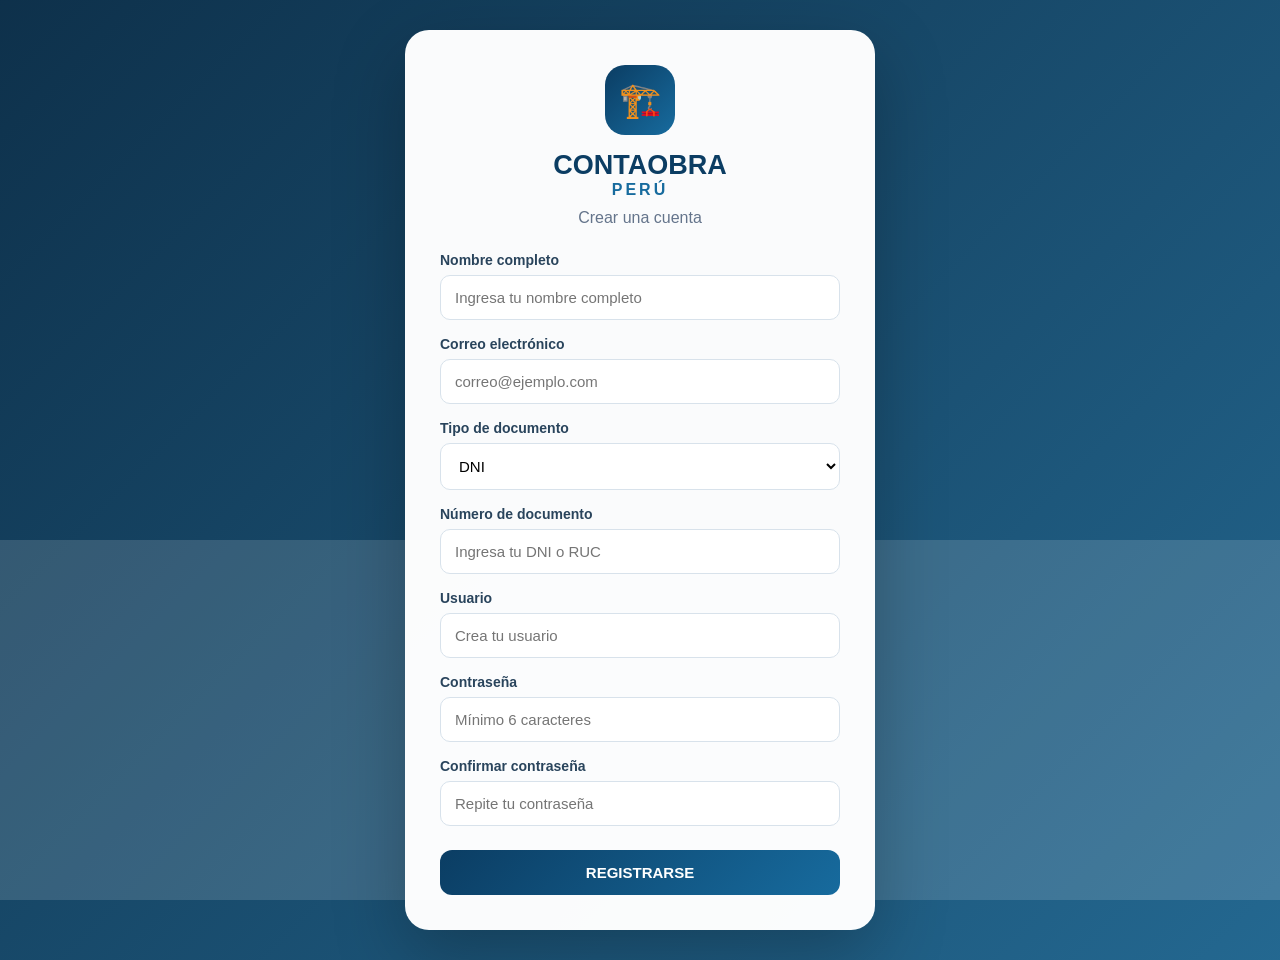
<file: index.html>
<!DOCTYPE html>
<html lang="es">
<head>
    <meta charset="UTF-8">

    <meta
        name="viewport"
        content="width=device-width, initial-scale=1.0"
    >

    <title>CONTAOBRA PERÚ</title>

    <link rel="stylesheet" href="style.css">
</head>

<body>
  
  <!-- =====================================================  
     1. PANTALLA DE REGISTRO  
     ===================================================== -->  

<section  
    id="pantallaRegistro"  
    class="pantalla pantalla-auth"  
>  

    <div class="tarjeta-auth">  

        <div class="logo-auth">  
            🏗️  
        </div>  

        <h1>CONTAOBRA</h1>  

        <span class="auth-pais">  
            PERÚ  
        </span>  

        <p class="auth-subtitulo">  
            Crear una cuenta  
        </p>  


        <!-- NOMBRE -->  

        <div class="campo">  
            <label for="registroNombre">  
                Nombre completo  
            </label>  

            <input  
                id="registroNombre"  
                type="text"  
                autocomplete="name"  
                placeholder="Ingresa tu nombre completo"  
            >  
        </div>  


        <!-- CORREO -->  

        <div class="campo">  
            <label for="registroCorreo">  
                Correo electrónico  
            </label>  

            <input  
                id="registroCorreo"  
                type="email"  
                autocomplete="email"  
                placeholder="correo@ejemplo.com"  
            >  
        </div>  


        <!-- TIPO DE DOCUMENTO -->  

        <div class="campo">  

            <label for="registroTipoDocumento">  
                Tipo de documento  
            </label>  

            <select id="registroTipoDocumento">  

                <option value="DNI">  
                    DNI  
                </option>  

                <option value="RUC">  
                    RUC  
                </option>  

            </select>  

        </div>  


        <!-- DOCUMENTO -->  

        <div class="campo">  

            <label for="registroDocumento">  
                Número de documento  
            </label>  

            <input  
                id="registroDocumento"  
                type="text"  
                inputmode="numeric"  
                maxlength="11"  
                placeholder="Ingresa tu DNI o RUC"  
            >  

        </div>  


        <!-- USUARIO -->  

        <div class="campo">  

            <label for="registroUsuario">  
                Usuario  
            </label>  

            <input  
                id="registroUsuario"  
                type="text"  
                autocomplete="username"  
                placeholder="Crea tu usuario"  
            >  

        </div>  


        <!-- CONTRASEÑA -->  

        <div class="campo">  

            <label for="registroPassword">  
                Contraseña  
            </label>  

            <input  
                id="registroPassword"  
                type="password"  
                autocomplete="new-password"  
                placeholder="Mínimo 6 caracteres"  
            >  

        </div>  


        <!-- CONFIRMAR -->  

        <div class="campo">  

            <label for="registroConfirmar">  
                Confirmar contraseña  
            </label>  

            <input  
                id="registroConfirmar"  
                type="password"  
                autocomplete="new-password"  
                placeholder="Repite tu contraseña"  
            >  

        </div>  


        <!-- MENSAJE DE ERROR -->  

        <div  
            id="mensajeRegistro"  
            class="mensaje-formulario oculto"  
        ></div>  


        <!-- REGISTRARSE -->  

        <button  
            id="btnRegistrar"  
            class="btn-principal"  
            type="button"  
        >  
            REGISTRARSE  
        </button>  

    </div>  

</section>  


<!-- =====================================================  
     2. PANTALLA DE BIENVENIDA  
     ===================================================== -->  

<section  
    id="pantallaBienvenida"  
    class="pantalla bienvenida oculto"  
>  

    <div class="bienvenida-contenido">  

        <div class="logo-contenedor">  

            <div class="logo-icono">  
                🏗️  
            </div>  

            <span>  
                CONTAOBRA  
            </span>  

            <small>  
                PERÚ  
            </small>  

        </div>  


        <div class="bienvenida-icono">  
            📊  
        </div>  


        <p class="etiqueta">  
            SISTEMA CONTABLE  
        </p>  


        <h1>  
            Gestión contable  
            <br>  
            para empresas constructoras  
        </h1>  


        <p>  
            Administra la información contable,  
            financiera y empresarial de tu  
            empresa constructora en un solo lugar.  
        </p>  


        <button  
            id="btnComenzar"  
            class="btn-principal"  
            type="button"  
        >  
            Comenzar  
            <span>→</span>  
        </button>  


        <p class="texto-seguridad">  
            🔒 Tus datos se guardan localmente  
            en este dispositivo.  
        </p>  

    </div>  

</section>  


<!-- =====================================================  
     3. PANEL PRINCIPAL  
     ===================================================== -->  

<section  
    id="panelPrincipal"  
    class="pantalla pantalla-panel oculto"  
>  

    <!-- CABECERA -->  

    <header class="cabecera">  

        <div class="marca">  

            <div class="mini-logo">  
                🏗️  
            </div>  

            <div>  
                <strong>  
                    CONTAOBRA  
                </strong>  

                <span>  
                    PERÚ  
                </span>  
            </div>  

        </div>  


        <div class="usuario">  

            <div class="avatar">  
                👤  
            </div>  

            <div>  

                <small>  
                    Bienvenido  
                </small>  

                <strong id="nombreUsuario">  
                    Usuario  
                </strong>  

            </div>  

        </div>  

    </header>  


    <!-- CONTENIDO -->  

    <main class="contenido-panel">  

        <!-- TITULO -->  

        <div class="titulo-panel">  

            <div>  

                <p class="etiqueta">  
                    PANEL PRINCIPAL  
                </p>  

                <h1>  
                    ¡Bienvenido a  
                    CONTAOBRA Perú! 👋  
                </h1>  

                <p>  
                    Administra la información  
                    contable y empresarial  
                    de tu empresa constructora.  
                </p>  

            </div>  


            <div class="fecha-panel">  

                <span>  
                    📅  
                </span>  

                <div>  

                    <small>  
                        Hoy  
                    </small>  

                    <strong id="fechaActual">  
                        --  
                    </strong>  

                </div>  

            </div>  

        </div>  


        <!-- =================================================  
             REGISTROS PRINCIPALES  
             ================================================= -->  

        <section class="grupo-modulos">  

            <div class="titulo-grupo">  

                <span>📒</span>  

                <div>  

                    <h2>  
                        Registros principales  
                    </h2>  

                    <p>  
                        Operaciones comerciales y financieras  
                    </p>  

                </div>  

            </div>  

<!-- =====================================================
     ACCESO A DOCUMENTOS GUARDADOS
     ===================================================== -->

<div class="acceso-documentos">

    <button
        type="button"
        id="btnAbrirDocumentos"
        class="tarjeta tarjeta-documentos"
    >

        <span class="icono-modulo">
            📁
        </span>

        <span class="contenido-tarjeta">

            <strong>
                Documentos guardados
            </strong>

            <small>
                Consulta y continúa tus avances
            </small>

        </span>

        <span class="flecha">
            →
        </span>

    </button>

</div>
            <div class="grid-modulos">  

                <button  
                    class="tarjeta modulo-ingresos"  
                    data-modulo="ingresos"  
                    type="button"  
                >  

                    <span class="icono-modulo">  
                        💵  
                    </span>  

                    <span class="contenido-tarjeta">  

                        <strong>  
                            Registro de Ingresos  
                        </strong>  

                        <small>  
                            Formato Caja y Bancos 1.1  
                        </small>  

                    </span>  

                    <span class="flecha">  
                        →  
                    </span>  

                </button>  


                <button  
                    class="tarjeta modulo-egresos"  
                    data-modulo="egresos"  
                    type="button"  
                >  

                    <span class="icono-modulo">  
                        💸  
                    </span>  

                    <span class="contenido-tarjeta">  

                        <strong>  
                            Registro de Egresos  
                        </strong>  

                        <small>  
                            Formato Caja y Bancos 1.2  
                        </small>  

                    </span>  

                    <span class="flecha">  
                        →  
                    </span>  

                </button>  


                <button  
                    class="tarjeta modulo-compras"  
                    data-modulo="compras"  
                    type="button"  
                >  

                    <span class="icono-modulo">  
                        🛒  
                    </span>  

                    <span class="contenido-tarjeta">  

                        <strong>  
                            Registro de Compras  
                        </strong>  

                        <small>  
                            Formato SUNAT 8.1  
                        </small>  

                    </span>  

                    <span class="flecha">  
                        →  
                    </span>  

                </button>  


                <button  
                    class="tarjeta modulo-ventas"  
                    data-modulo="ventas"  
                    type="button"  
                >  

                    <span class="icono-modulo">  
                        🧾  
                    </span>  

                    <span class="contenido-tarjeta">  

                        <strong>  
                            Ventas e Ingresos  
                        </strong>  

                        <small>  
                            Formato SUNAT 14.1  
                        </small>  

                    </span>  

                    <span class="flecha">  
                        →  
                    </span>  

                </button>  

            </div>  

        </section>  


        <!-- =================================================  
             LIBROS CONTABLES  
             ================================================= -->  

        <section class="grupo-modulos">  

            <div class="titulo-grupo">  

                <span>  
                    📚  
                </span>  

                <div>  

                    <h2>  
                        Libros contables  
                    </h2>  

                    <p>  
                        Registros contables de la empresa  
                    </p>  

                </div>  

            </div>  


            <div class="grid-modulos">  

                <button  
                    class="tarjeta modulo-diario"  
                    data-modulo="diario"  
                    type="button"  
                >  

                    <span class="icono-modulo">  
                        📖  
                    </span>  

                    <span class="contenido-tarjeta">  

                        <strong>  
                            Libro Diario  
                        </strong>  

                        <small>  
                            Formatos SUNAT 5.1 / 5.2  
                        </small>  

                    </span>  

                    <span class="flecha">  
                        →  
                    </span>  

                </button>  


                <button  
                    class="tarjeta modulo-mayor"  
                    data-modulo="mayor"  
                    type="button"  
                >  

                    <span class="icono-modulo">  
                        📘  
                    </span>  

                    <span class="contenido-tarjeta">  

                        <strong>  
                            Libro Mayor  
                        </strong>  

                        <small>  
                            Movimientos por cuenta  
                        </small>  

                    </span>  

                    <span class="flecha">  
                        →  
                    </span>  

                </button>  


                <button  
                    class="tarjeta modulo-inventario"  
                    data-modulo="inventario"  
                    type="button"  
                >  

                    <span class="icono-modulo">  
                        📋  
                    </span>  

                    <span class="contenido-tarjeta">  

                        <strong>  
                            Inventario y Balances  
                        </strong>  

                        <small>  
                            Formatos 3.1 al 3.20  
                        </small>  

                    </span>  

                    <span class="flecha">  
                        →  
                    </span>  

                </button>  

            </div>  

        </section>  


        <!-- =================================================  
             GESTIÓN EMPRESARIAL  
             ================================================= -->  

        <section class="grupo-modulos">  

            <div class="titulo-grupo">  

                <span>  
                    🏢  
                </span>  

                <div>  

                    <h2>  
                        Gestión empresarial  
                    </h2>  

                    <p>  
                        Control administrativo y operativo  
                    </p>  

                </div>  

            </div>  


            <div class="grid-modulos">  

                <button  
                    class="tarjeta modulo-planilla"  
                    data-modulo="planilla"  
                    type="button"  
                >  

                    <span class="icono-modulo">  
                        👥  
                    </span>  

                    <span class="contenido-tarjeta">  

                        <strong>  
                            Planilla de Remuneraciones  
                        </strong>  

                        <small>  
                            T-Registro / PLAME  
                        </small>  

                    </span>  

                    <span class="flecha">  
                        →  
                    </span>  

                </button>  


                <button  
                    class="tarjeta modulo-obras"  
                    data-modulo="obras"  
                    type="button"  
                >  

                    <span class="icono-modulo">  
                        🏗️  
                    </span>  

                    <span class="contenido-tarjeta">  

                        <strong>  
                            Gestión de Obras Civiles  
                        </strong>  

                        <small>  
                            Control de proyectos  
                        </small>  

                    </span>  

                    <span class="flecha">  
                        →  
                    </span>  

                </button>  


                <button  
                    class="tarjeta modulo-reportes"  
                    data-modulo="reportes"  
                    type="button"  
                >  

                    <span class="icono-modulo">  
                        📈  
                    </span>  

                    <span class="contenido-tarjeta">  

                        <strong>  
                            Reportes Contables  
                        </strong>  

                        <small>  
                            Información financiera  
                        </small>  

                    </span>  

                    <span class="flecha">  
                        →  
                    </span>  

                </button>  

            </div>  

        </section>  


        <!-- =================================================  
             ASISTENCIA  
             ================================================= -->  

        <section class="grupo-modulos">  

            <div class="titulo-grupo">  

                <span>  
                    🤖  
                </span>  

                <div>  

                    <h2>  
                        Asistencia  
                    </h2>  

                    <p>  
                        Ayuda inteligente para tus registros  
                    </p>  

                </div>  

            </div>  


            <button  
                class="tarjeta tarjeta-nova"  
                data-modulo="nova"  
                type="button"  
            >  

                <span class="icono-modulo">  
                    🤖  
                </span>  

                <span class="contenido-tarjeta">  

                    <strong>  
                        Nova IA  
                    </strong>  

                    <small>  
                        Asistente contable de CONTAOBRA  
                    </small>  

                </span>  

                <span class="estado-online">  
                    ● Disponible con internet  
                </span>  

                <span class="flecha">  
                    →  
                </span>  

            </button>  

        </section>  


        <!-- =================================================  
             SISTEMA  
             ================================================= -->  

        <section class="grupo-modulos">  

            <div class="titulo-grupo">  

                <span>  
                    ⚙️  
                </span>  

                <div>  

                    <h2>  
                        Sistema  
                    </h2>  

                    <p>  
                        Preferencias y configuración  
                    </p>  

                </div>  

            </div>  


            <div class="grid-modulos">  

                <button  
                    class="tarjeta modulo-configuracion"  
                    data-modulo="configuracion"  
                    type="button"  
                >  

                    <span class="icono-modulo">  
                        ⚙️  
                    </span>  

                    <span class="contenido-tarjeta">  

                        <strong>  
                            Configuración  
                        </strong>  

                        <small>  
                            Preferencias y seguridad  
                        </small>  

                    </span>  

                    <span class="flecha">  
                        →  
                    </span>  

                </button>  


                <button  
                    class="tarjeta modulo-empresa"  
                    data-modulo="empresa"  
                    type="button"  
                >  

                    <span class="icono-modulo">  
                        🏢  
                    </span>  

                    <span class="contenido-tarjeta">  

                        <strong>  
                            Datos de la Empresa  
                        </strong>  

                        <small>  
                            RUC, razón social,  
                            dirección y logo  
                        </small>  

                    </span>  

                    <span class="flecha">  
                        →  
                    </span>  

                </button>  

            </div>  

        </section>  

    </main>  

</section>  


<!-- =====================================================  
     4. PANTALLA DE MÓDULOS  
     ===================================================== -->  

<section  
    id="pantallaModulo"  
    class="pantalla pantalla-modulo oculto"  
>  

    <!-- CABECERA -->  

    <header class="cabecera-modulo">  

        <button  
            id="btnVolver"  
            class="btn-volver"  
            type="button"  
        >  
            ← Volver al panel  
        </button>  


        <div class="marca">  

            <div class="mini-logo">  
                🏗️  
            </div>  

            <div>  

                <strong>  
                    CONTAOBRA  
                </strong>  

                <span>  
                    PERÚ  
                </span>  

            </div>  

        </div>  

    </header>  


    <!-- CONTENIDO -->  

    <main  
        id="contenidoModulo"  
        class="contenido-modulo"  
    >  


        <!-- =================================================  
             VISTA 1 — FORMULARIO  
             ================================================= -->  

        <section  
            id="vistaFormulario"  
            class="vista-modulo"  
        >  

            <div  
                id="cabeceraFormulario"  
                class="cabecera-formulario"  
            >  
            </div>  


            <div  
                id="formularioModulo"  
                class="formulario-modulo"  
            >  
            </div>  


            <!-- SOLO LISTO -->  

            <div class="acciones-formulario">  

                <button  
                    id="btnListo"  
                    class="btn-principal btn-listo"  
                    type="button"  
                >  
                    ✓ LISTO  
                </button>  

            </div>  

        </section>  


        <!-- =================================================  
             VISTA 2 — DOCUMENTO CONTABLE  
             ================================================= -->  

        <section  
            id="vistaDocumento"  
            class="vista-modulo vista-documento oculto"  
        >  


            <!-- TÍTULO -->  

            <div class="cabecera-documento">  

                <div>  

                    <p class="etiqueta">  
                        DOCUMENTO GENERADO  
                    </p>  

                    <h1 id="tituloDocumento">  
                        Formato contable  
                    </h1>  

                    <p id="descripcionDocumento">  
                        Documento generado por  
                        CONTAOBRA Perú.  
                    </p>  

                </div>  


                <div class="estado-documento">  
                    ✓ Generado  
                </div>  

            </div>  


            <!-- =================================================  
                 DOCUMENTO CONTABLE REAL  
                 ================================================= -->  

            <div  
                id="documentoGenerado"  
                class="documento-generado"  
            >  

                <!--  

                JAVASCRIPT GENERARÁ AQUÍ:  

                ┌──────────────────────────────────────┐  
                │ CONTAOBRA PERÚ                        │  
                │ RUC / DNI                            │  
                │ RAZÓN SOCIAL / PERSONA               │  
                │ DIRECCIÓN                            │  
                ├──────────────────────────────────────┤  
                │ FORMATO CONTABLE                     │  
                │ PERIODO                              │  
                ├──────────────────────────────────────┤  
                │ FECHA | DOCUMENTO | DESCRIPCIÓN      │  
                │      |            |                  │  
                │      |            |                  │  
                ├──────────────────────────────────────┤  
                │ SUBTOTAL                             │  
                │ IGV                                  │  
                │ TOTAL                                │  
                └──────────────────────────────────────┘  

                SIN BOTONES  
                SIN "AÑADIR OPERACIÓN"  
                SIN CONTROLES  

                SOLO EL DOCUMENTO.  

                -->  

            </div>  


            <!-- =================================================  
                 ACCIONES DEL DOCUMENTO  
                 Estas NO forman parte del documento.  
                 ================================================= -->  

            <div class="acciones-documento">  

                <button  
                    id="btnVolverFormulario"  
                    class="btn-secundario"  
                    type="button"  
                >  
                    ← Modificar datos  
                </button>  


                <button  
                    id="btnGuardarDocumento"  
                    class="btn-secundario"  
                    type="button"  
                >  
                    💾 Guardar en sistema  
                </button>  


                <button  
                    id="btnGenerarPDF"  
                    class="btn-principal"  
                    type="button"  
                >  
                    📄 Generar PDF  
                </button>  


                <button  
                    id="btnExportarExcel"  
                    class="btn-excel"  
                    type="button"  
                >  
                    📊 Exportar Excel  
                </button>  

            </div>  

        </section>  

    </main>  

</section>

</div>

<!-- =========================================================
     JAVASCRIPT
     ========================================================= -->

<script src="script.js"></script>

<script>
if ("serviceWorker" in navigator) {
    window.addEventListener("load", () => {
        navigator.serviceWorker.register("./service-worker.js")
            .then(() => {
                console.log("CONTAOBRA: Service Worker registrado.");
            })
            .catch(error => {
                console.error("CONTAOBRA: Error al registrar Service Worker:", error);
            });
    });
}
</script>

<!-- =====================================================
     DOCUMENTOS GUARDADOS
     ===================================================== -->

<section id="pantallaDocumentos" class="pantalla oculto">

    <div class="encabezado-pantalla">

        <div>
            <span class="etiqueta">ARCHIVOS</span>

            <h1>📁 Documentos guardados</h1>

            <p>
                Consulta, continúa y administra los documentos
                que has guardado en CONTAOBRA Perú.
            </p>
        </div>

        <button
            type="button"
            id="btnVolverDocumentos"
            class="btn-secundario"
        >
            ← Volver
        </button>

    </div>

    <div id="misRegistros" class="mis-registros"></div>

</section>

</body>
</html>
</file>
<file: style.css>
/* =========================================================
   CONTAOBRA PERÚ
   ESTILO GENERAL
   ========================================================= */

* {
    box-sizing: border-box;
    margin: 0;
    padding: 0;
}

:root {

    --azul: #0b3d63;
    --azul-oscuro: #062a45;
    --azul-claro: #176b9e;
    --azul-suave: #eaf4fa;

    --blanco: #ffffff;
    --gris: #64748b;
    --gris-claro: #f1f5f9;

    --borde: #d8e2eb;

    --verde: #16a34a;

    --sombra:
        0 15px 45px rgba(3, 30, 50, 0.12);
}

body {

    font-family:
        Arial,
        Helvetica,
        sans-serif;

    min-height: 100vh;

    color: #17324d;

    background:

        linear-gradient(
            135deg,
            rgba(6, 42, 69, 0.97),
            rgba(17, 91, 135, 0.92)
        );

    position: relative;

}


/* =========================================================
   FONDO DE EDIFICIOS
   ========================================================= */

body::before {

    content: "";

    position: fixed;

    inset: 0;

    pointer-events: none;

    opacity: 0.14;

    background:

        linear-gradient(
            to top,
            #ffffff 0 18%,
            transparent 18%
        ),

        linear-gradient(
            to top,
            transparent 0 15%,
            #ffffff 15% 40%,
            transparent 40%
        ),

        linear-gradient(
            to top,
            transparent 0 10%,
            #ffffff 10% 28%,
            transparent 28%
        );

    background-size:
        180px 100%,
        260px 100%,
        340px 100%;

    background-position:
        0 bottom,
        130px bottom,
        260px bottom;

    z-index: -1;
}


/* =========================================================
   PANTALLAS
   ========================================================= */

.pantalla {

    min-height: 100vh;
    width: 100%;

}

.oculto {

    display: none !important;

}


/* =========================================================
   REGISTRO
   ========================================================= */

.pantalla-auth {

    min-height: 100vh;

    display: flex;

    justify-content: center;

    align-items: center;

    padding: 30px;

}


.tarjeta-auth {

    width: 100%;

    max-width: 470px;

    background:
        rgba(255, 255, 255, 0.98);

    border-radius: 24px;

    padding: 35px;

    box-shadow:
        0 25px 70px
        rgba(0, 0, 0, 0.25);

}


.logo-auth {

    width: 70px;
    height: 70px;

    margin: 0 auto 15px;

    border-radius: 20px;

    display: flex;

    justify-content: center;

    align-items: center;

    font-size: 34px;

    background:
        linear-gradient(
            135deg,
            var(--azul),
            var(--azul-claro)
        );

}


.tarjeta-auth h1 {

    text-align: center;

    color: var(--azul);

    font-size: 27px;

}


.auth-pais {

    display: block;

    text-align: center;

    font-weight: bold;

    color: var(--azul-claro);

    letter-spacing: 3px;

}


.auth-subtitulo {

    text-align: center;

    color: var(--gris);

    margin: 10px 0 25px;

}


/* =========================================================
   CAMPOS
   ========================================================= */

.campo {

    margin-bottom: 16px;

}


.campo label {

    display: block;

    font-size: 14px;

    font-weight: bold;

    margin-bottom: 7px;

    color: #29445c;

}


.campo input,
.campo select {

    width: 100%;

    padding: 13px 14px;

    border:
        1px solid var(--borde);

    border-radius: 10px;

    font-size: 15px;

    outline: none;

    background: #fff;

    transition: 0.2s;

}


.campo input:focus,
.campo select:focus {

    border-color:
        var(--azul-claro);

    box-shadow:
        0 0 0 3px
        rgba(23, 107, 158, 0.12);

}


/* =========================================================
   BOTONES
   ========================================================= */

button {

    font-family: inherit;

    cursor: pointer;

}


.btn-principal {

    border: none;

    border-radius: 12px;

    padding: 14px 20px;

    background:
        linear-gradient(
            135deg,
            var(--azul),
            var(--azul-claro)
        );

    color: white;

    font-weight: bold;

    font-size: 15px;

    transition: 0.2s;

}


.btn-principal:hover {

    transform: translateY(-2px);

    box-shadow:
        0 10px 25px
        rgba(11, 61, 99, 0.25);

}


#btnRegistrar {

    width: 100%;

    margin-top: 8px;

}


/* =========================================================
   BIENVENIDA
   ========================================================= */

.bienvenida {

    min-height: 100vh;

    display: flex;

    align-items: center;

    justify-content: center;

    text-align: center;

    padding: 30px;

    color: white;

}


.bienvenida-contenido {

    max-width: 650px;

}


.logo-contenedor {

    display: flex;

    justify-content: center;

    align-items: center;

    gap: 8px;

    margin-bottom: 35px;

}


.logo-icono {

    font-size: 40px;

}


.logo-contenedor span {

    font-size: 25px;

    font-weight: bold;

}


.logo-contenedor small {

    align-self: flex-end;

    letter-spacing: 3px;

}


.bienvenida-icono {

    font-size: 70px;

    margin-bottom: 20px;

}


.bienvenida h1 {

    font-size: 42px;

    margin: 15px 0;

}


.bienvenida-contenido > p:not(.etiqueta):not(.texto-seguridad) {

    font-size: 17px;

    line-height: 1.7;

    opacity: 0.9;

    margin-bottom: 30px;

}


.bienvenida .btn-principal {

    background: white;

    color: var(--azul);

    min-width: 190px;

}


.texto-seguridad {

    margin-top: 25px;

    opacity: 0.75;

    font-size: 13px;

}


/* =========================================================
   PANEL
   ========================================================= */

.pantalla-panel {

    background: #f5f8fb;

    min-height: 100vh;

}


.cabecera {

    height: 76px;

    background: white;

    border-bottom:
        1px solid var(--borde);

    display: flex;

    justify-content: space-between;

    align-items: center;

    padding: 0 35px;

}


.marca {

    display: flex;

    align-items: center;

    gap: 10px;

}


.mini-logo {

    width: 42px;
    height: 42px;

    border-radius: 12px;

    display: flex;

    align-items: center;

    justify-content: center;

    background: var(--azul-suave);

    font-size: 22px;

}


.marca strong {

    display: block;

    color: var(--azul);

}


.marca span {

    display: block;

    font-size: 11px;

    letter-spacing: 3px;

    color: var(--azul-claro);

}


.usuario {

    display: flex;

    align-items: center;

    gap: 10px;

}


.avatar {

    width: 42px;
    height: 42px;

    border-radius: 50%;

    display: flex;

    align-items: center;

    justify-content: center;

    background: var(--azul-suave);

}


.usuario small {

    display: block;

    color: var(--gris);

}


.usuario strong {

    color: var(--azul);

}


/* =========================================================
   CONTENIDO PANEL
   ========================================================= */

.contenido-panel {

    max-width: 1250px;

    margin: auto;

    padding: 45px 25px;

}


.titulo-panel {

    display: flex;

    justify-content: space-between;

    align-items: center;

    margin-bottom: 45px;

}


.etiqueta {

    color: var(--azul-claro);

    font-size: 12px;

    font-weight: bold;

    letter-spacing: 2px;

}


.titulo-panel h1 {

    color: var(--azul);

    font-size: 30px;

    margin: 8px 0;

}


.titulo-panel p {

    color: var(--gris);

}


.fecha-panel {

    display: flex;

    align-items: center;

    gap: 12px;

    padding: 15px 20px;

    background: white;

    border:
        1px solid var(--borde);

    border-radius: 14px;

}


.fecha-panel span {

    font-size: 25px;

}


.fecha-panel small {

    display: block;

    color: var(--gris);

}


/* =========================================================
   GRUPOS
   ========================================================= */

.grupo-modulos {

    margin-bottom: 40px;

}


.titulo-grupo {

    display: flex;

    align-items: center;

    gap: 12px;

    margin-bottom: 18px;

}


.titulo-grupo > span {

    font-size: 25px;

}


.titulo-grupo h2 {

    color: var(--azul);

    font-size: 20px;

}


.titulo-grupo p {

    color: var(--gris);

    font-size: 13px;

}


/* =========================================================
   TARJETAS
   ========================================================= */

.grid-modulos {

    display: grid;

    grid-template-columns:
        repeat(3, 1fr);

    gap: 15px;

}


.tarjeta {

    width: 100%;

    border:
        1px solid var(--borde);

    background: white;

    border-radius: 16px;

    padding: 20px;

    display: flex;

    align-items: center;

    gap: 14px;

    text-align: left;

    transition: 0.2s;

}


.tarjeta:hover {

    transform: translateY(-3px);

    border-color:
        var(--azul-claro);

    box-shadow: var(--sombra);

}


.icono-modulo {

    font-size: 28px;

}


.contenido-tarjeta {

    flex: 1;

}


.contenido-tarjeta strong {

    display: block;

    color: #19354c;

}


.contenido-tarjeta small {

    display: block;

    color: var(--gris);

    margin-top: 5px;

}


.flecha {

    color: var(--azul-claro);

    font-size: 20px;

}


/* =========================================================
   PANTALLA MÓDULO
   ========================================================= */

.pantalla-modulo {

    background: #f3f7fa;

    min-height: 100vh;

}


.cabecera-modulo {

    height: 70px;

    background: white;

    display: flex;

    align-items: center;

    justify-content: space-between;

    padding: 0 25px;

    border-bottom:
        1px solid var(--borde);

}


.btn-volver {

    border: none;

    background: transparent;

    color: var(--azul);

    font-weight: bold;

    padding: 10px;

}


.contenido-modulo {

    max-width: 1250px;

    margin: auto;

    padding: 35px 25px;

}


.cabecera-formulario {

    margin-bottom: 25px;

}


.titulo-modulo h1 {

    color: var(--azul);

    margin: 5px 0;

}


.titulo-modulo p:last-child {

    color: var(--gris);

}


/* =========================================================
   CUADROS DE OPERACIONES
   ========================================================= */

.cuadro-operacion {

    background: white;

    border:
        1px solid var(--borde);

    border-radius: 18px;

    padding: 25px;

    margin-bottom: 20px;

    box-shadow:
        0 5px 20px
        rgba(0, 40, 70, 0.05);

}


.encabezado-operacion {

    border-bottom:
        1px solid var(--borde);

    padding-bottom: 15px;

    margin-bottom: 20px;

}


.encabezado-operacion > div {

    display: flex;

    align-items: center;

    gap: 10px;

}


.numero-operacion {

    width: 32px;
    height: 32px;

    border-radius: 50%;

    background: var(--azul);

    color: white;

    display: flex;

    justify-content: center;

    align-items: center;

}


.grid-formulario {

    display: grid;

    grid-template-columns:
        repeat(3, 1fr);

    gap: 17px;

}


.campo-formulario label {

    display: block;

    font-weight: bold;

    font-size: 13px;

    color: #365269;

    margin-bottom: 7px;

}


.campo-formulario input,
.campo-formulario select {

    width: 100%;

    border:
        1px solid var(--borde);

    border-radius: 9px;

    padding: 12px;

    outline: none;

}


.campo-formulario input:focus,
.campo-formulario select:focus {

    border-color:
        var(--azul-claro);

}


.campo-completo {

    grid-column:
        span 3;

}


.input-moneda,
.input-calculado {

    display: flex;

    border:
        1px solid var(--borde);

    border-radius: 9px;

    overflow: hidden;

}


.input-moneda span,
.input-calculado span {

    padding: 12px;

    background:
        var(--azul-suave);

    color: var(--azul);

    font-weight: bold;

}


.input-moneda input,
.input-calculado input {

    border: none;

    border-radius: 0;

}


.input-calculado input {

    background: #f8fafc;

}


.input-calculado.total {

    border-color:
        rgba(22, 163, 74, 0.4);

}


.input-calculado.total span {

    color: var(--verde);

    background:
        rgba(22, 163, 74, 0.08);

}


/* =========================================================
   AÑADIR OPERACIÓN
   ========================================================= */

.btn-anadir-operacion {

    width: 100%;

    border:
        2px dashed
        #9bb4c8;

    background: transparent;

    color: var(--azul);

    padding: 15px;

    border-radius: 12px;

    font-weight: bold;

}


.btn-anadir-operacion:hover {

    background: var(--azul-suave);

    border-color:
        var(--azul-claro);

}


/* =========================================================
   BOTÓN LISTO
   ========================================================= */

.acciones-formulario {

    display: flex;

    justify-content: center;

    margin: 30px 0;

}


.btn-listo {

    min-width: 220px;

}


/* =========================================================
   DOCUMENTO
   ========================================================= */

.vista-documento {

    background: #f3f5f7;

}


.cabecera-documento {

    display: flex;

    justify-content: space-between;

    align-items: center;

    margin-bottom: 25px;

}


.cabecera-documento h1 {

    color: var(--azul);

    margin: 5px 0;

}


.estado-documento {

    background:
        rgba(22, 163, 74, 0.1);

    color: var(--verde);

    padding: 10px 15px;

    border-radius: 20px;

    font-weight: bold;

}


/* =========================================================
   DOCUMENTO CONTABLE
   ========================================================= */

.documento-contable {

    background: white;

    border:
        1px solid #cfd9e2;

    box-shadow:
        0 10px 30px
        rgba(0, 0, 0, 0.08);

    padding: 25px;

    overflow: hidden;

}


.documento-cabecera {

    display: flex;

    justify-content: space-between;

    border-bottom:
        2px solid var(--azul);

    padding-bottom: 18px;

    margin-bottom: 15px;

}


.documento-marca {

    color: var(--azul);

    font-weight: bold;

    font-size: 18px;

    margin-bottom: 8px;

}


.documento-tipo {

    text-align: right;

}


.documento-tipo strong {

    display: block;

    color: var(--azul);

}


.documento-tipo span {

    font-size: 12px;

    color: var(--gris);

}


/* =========================================================
   TABLAS
   ========================================================= */

.tabla-datos,
.tabla-contable {

    width: 100%;

    border-collapse: collapse;

}


.tabla-datos {

    margin-bottom: 20px;

}


.tabla-datos td {

    border:
        1px solid #d5dee6;

    padding: 9px;

    font-size: 12px;

}


.tabla-contable th,
.tabla-contable td {

    border:
        1px solid #cbd5df;

    padding: 8px;

    font-size: 11px;

}


.tabla-contable th {

    background: var(--azul);

    color: white;

    text-align: center;

}


.tabla-contable td {

    vertical-align: top;

}


.numero {

    text-align: right;

    white-space: nowrap;

}


.texto-total {

    text-align: right;

    font-weight: bold;

}


.fila-total {

    background:
        var(--azul-suave);

    font-weight: bold;

}


.tabla-scroll {

    overflow-x: auto;

}


/* =========================================================
   PIE DEL DOCUMENTO
   ========================================================= */

.documento-pie {

    margin-top: 20px;

    padding-top: 12px;

    border-top:
        1px solid #d5dee6;

    display: flex;

    justify-content: space-between;

    color: var(--gris);

    font-size: 11px;

}


/* =========================================================
   ACCIONES DOCUMENTO
   ========================================================= */

.acciones-documento {

    display: flex;

    justify-content: center;

    gap: 12px;

    margin: 25px 0;

    flex-wrap: wrap;

}


.btn-secundario,
.btn-excel {

    border: none;

    border-radius: 10px;

    padding: 12px 17px;

    font-weight: bold;

}


.btn-secundario {

    background: white;

    color: var(--azul);

    border:
        1px solid var(--borde);

}


.btn-excel {

    background: #15803d;

    color: white;

}


/* =========================================================
   RESPONSIVE
   ========================================================= */

@media (max-width: 900px) {

    .grid-modulos {

        grid-template-columns:
            repeat(2, 1fr);

    }


    .grid-formulario {

        grid-template-columns:
            repeat(2, 1fr);

    }


    .campo-completo {

        grid-column:
            span 2;

    }

}


@media (max-width: 600px) {

    .tarjeta-auth {

        padding: 25px 20px;

    }


    .bienvenida h1 {

        font-size: 30px;

    }


    .cabecera {

        padding: 0 15px;

    }


    .contenido-panel,
    .contenido-modulo {

        padding: 25px 15px;

    }


    .titulo-panel {

        display: block;

    }


    .fecha-panel {

        margin-top: 20px;

        width: fit-content;

    }


    .grid-modulos {

        grid-template-columns: 1fr;

    }


    .grid-formulario {

        grid-template-columns: 1fr;

    }


    .campo-completo {

        grid-column:
            span 1;

    }


    .cabecera-documento {

        display: block;

    }


    .estado-documento {

        display: inline-block;

        margin-top: 15px;

    }


    .documento-contable {

        padding: 12px;

    }

}


/* =========================================================
   IMPRESIÓN
   ========================================================= */

@media print {

    body {

        background: white;

    }

    body::before {

        display: none;

    }

    .cabecera,
    .cabecera-modulo,
    .cabecera-documento,
    .acciones-documento {

        display: none !important;

    }

    .documento-contable {

        box-shadow: none;

        border: none;

    }

    .pantalla {

        min-height: auto;

    }

}
</file>
